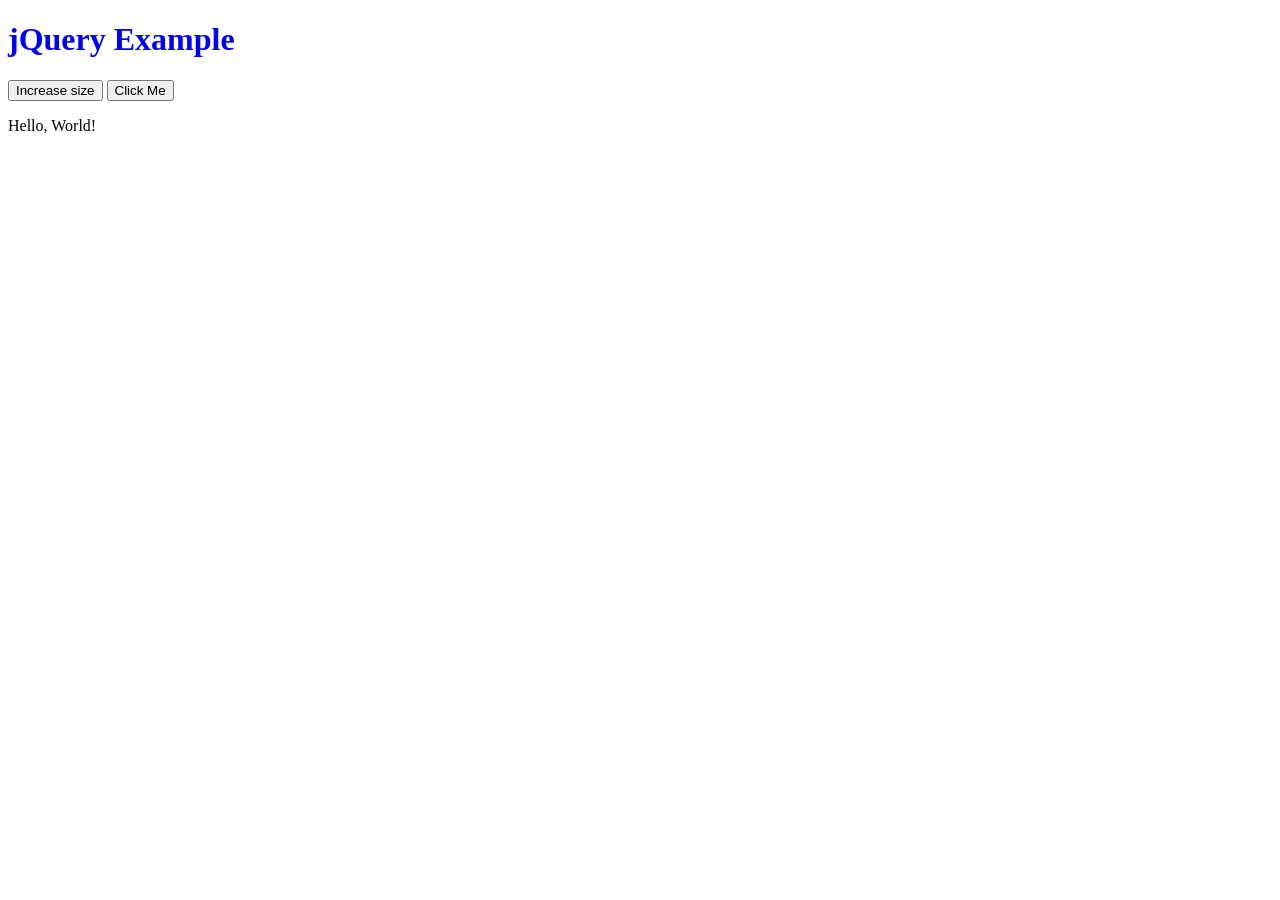
<file: jquery/index.html>
<!DOCTYPE html>
<html lang="en">
<head>
    <meta charset="UTF-8">
    <meta name="viewport" content="width=device-width, initial-scale=1.0">
    <title>Document</title>
    <script src="jquery.min.js"></script>
</head>
<body>
    <h1>jQuery Example</h1>
    <button id="button1">Increase size</button>
    <button id="myButton">Click Me</button>
    <p id="myParagraph">Hello, World!</p>

</body>
<script>
    $(document).ready(function() {

        $('#myButton').click(function() {
            $('#myParagraph').text('Button Clicked!');
        });

        $('h1').css('color' , 'blue');

        $('#button1').click(function() {
          var currentmode = $('#button1').text();

            if (currentmode === 'Increase size') {
                 $('#button1').text('Decrease size');       
            } else {
                $('#button1').text('Increase size');
            }
           if (currentmode === 'Decrease size') {
                $('h1').css('font-size', '32px');
            } else {
                $('h1').css('font-size', '100px');
            }
        });
    });
</script>
</html>
</file>
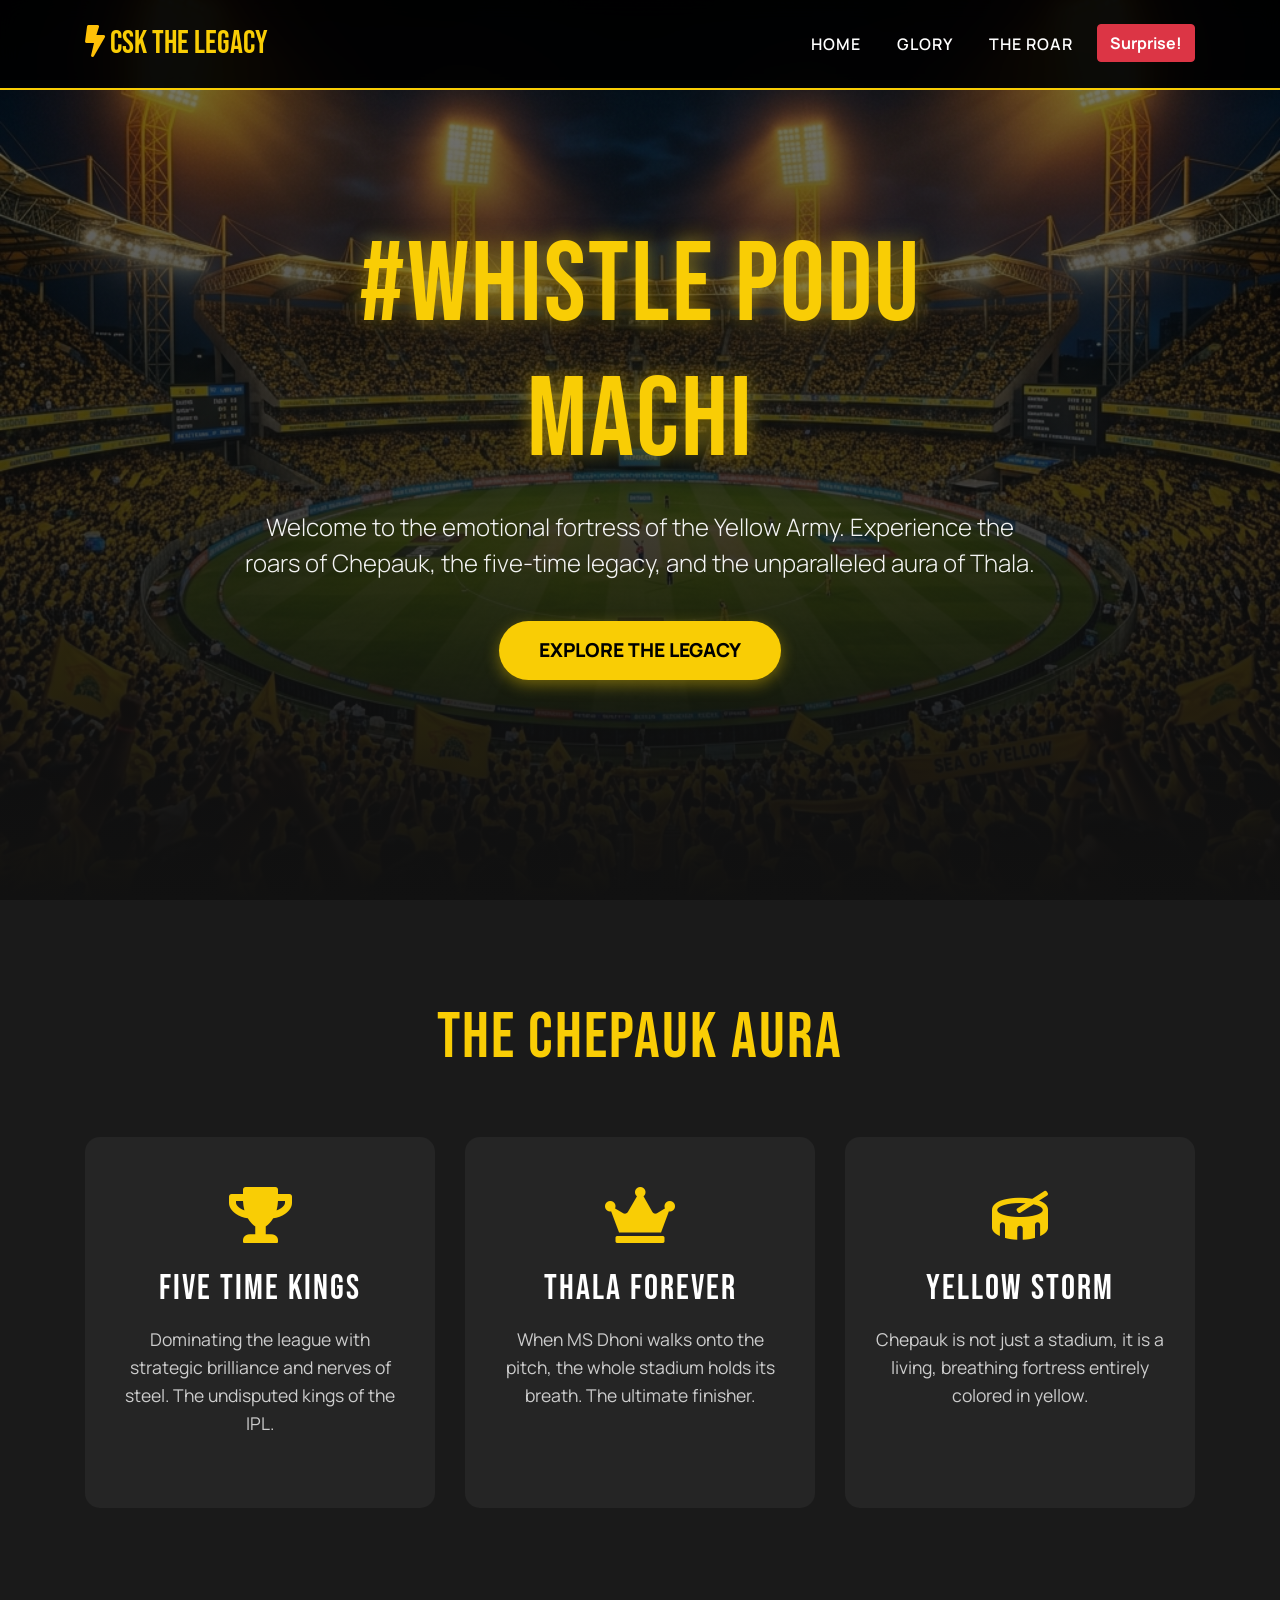
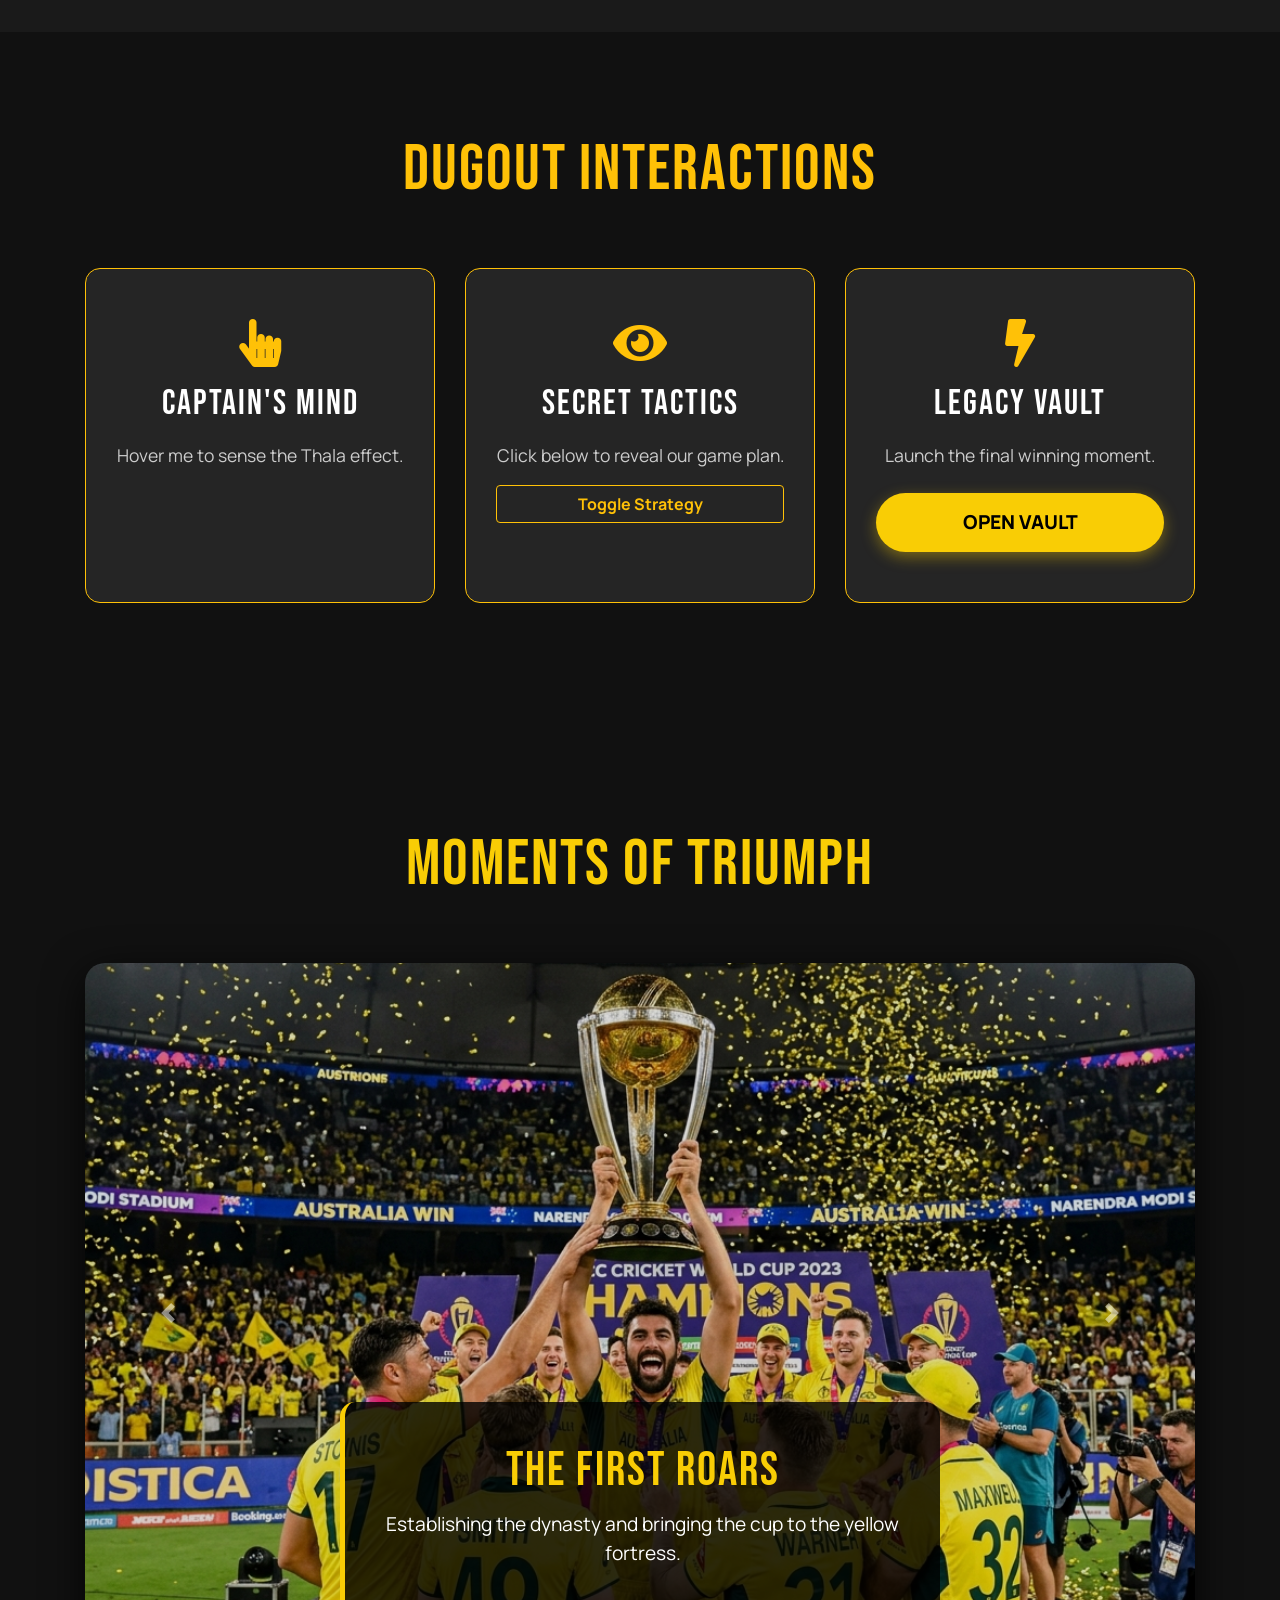
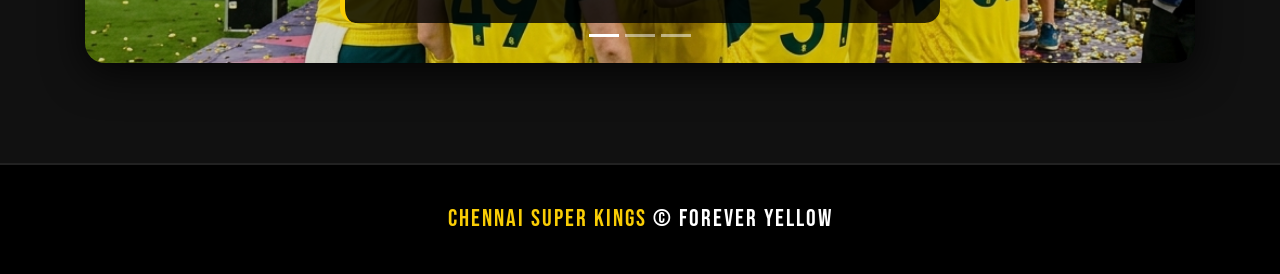
<file: wt-demo/index.html>
<!DOCTYPE html>
<html lang="en">
<head>
    <meta charset="UTF-8">
    <meta name="viewport" content="width=device-width, initial-scale=1.0">
    <title>Chennai Super Kings | The Yellow Army</title>
    <link rel="preconnect" href="https://fonts.googleapis.com">
    <link rel="preconnect" href="https://fonts.gstatic.com" crossorigin>
    <link href="https://fonts.googleapis.com/css2?family=Bebas+Neue&family=Manrope:wght@300;400;600;800&display=swap" rel="stylesheet">
    <link rel="stylesheet" href="https://cdn.jsdelivr.net/npm/bootstrap@4.6.2/dist/css/bootstrap.min.css">
    <link rel="stylesheet" href="https://cdnjs.cloudflare.com/ajax/libs/font-awesome/5.15.4/css/all.min.css">
    <link rel="stylesheet" href="styles.css">
</head>
<body>

    <!-- Navigation -->
    <nav class="navbar navbar-expand-lg navbar-dark csk-nav fixed-top">
        <div class="container">
            <a class="navbar-brand" href="#"><i class="fas fa-bolt text-warning"></i> CSK THE LEGACY</a>
            <button class="navbar-toggler" type="button" data-toggle="collapse" data-target="#navbarNav">
                <span class="navbar-toggler-icon"></span>
            </button>
            <div class="collapse navbar-collapse" id="navbarNav">
                <ul class="navbar-nav ml-auto">
                    <li class="nav-item"><a class="nav-link" href="#home">Home</a></li>
                    <li class="nav-item"><a class="nav-link" href="#glory">Glory</a></li>
                    <li class="nav-item"><a class="nav-link" href="#roar">The Roar</a></li>
                    <li class="nav-item">
                        <button class="btn btn-danger ml-lg-3 mt-2 mt-lg-0 font-weight-bold" id="surpriseBtn">Surprise!</button>
                    </li>
                </ul>
            </div>
        </div>
    </nav>

    <!-- Hero Section -->
    <header id="home" class="hero">
        <div class="hero-content container">
            <h1 class="hero-title">#Whistle Podu <br> Machi</h1>
            
            <p class="hero-text">Welcome to the emotional fortress of the Yellow Army. Experience the roars of Chepauk, the five-time legacy, and the unparalleled aura of Thala.</p>
            <a href="#glory" class="btn btn-yellow">Explore the Legacy</a>
        </div>
    </header>

    <!-- Features Section / Intro -->
    <section id="roar" class="features">
        <div class="container">
            <h2 class="section-title reveal">The Chepauk Aura</h2>
            <div class="row">
                <div class="col-md-4 mb-4 reveal-left">
                    <div class="feature-card">
                        <i class="fas fa-trophy feature-icon"></i>
                        <h3>Five Time Kings</h3>
                        <p>Dominating the league with strategic brilliance and nerves of steel. The undisputed kings of the IPL.</p>
                    </div>
                </div>
                <div class="col-md-4 mb-4 reveal">
                    <div class="feature-card">
                        <i class="fas fa-crown feature-icon"></i>
                        <h3>Thala Forever</h3>
                        <p>When MS Dhoni walks onto the pitch, the whole stadium holds its breath. The ultimate finisher.</p>
                    </div>
                </div>
                <div class="col-md-4 mb-4 reveal-right">
                    <div class="feature-card">
                        <i class="fas fa-drum feature-icon"></i>
                        <h3>Yellow Storm</h3>
                        <p>Chepauk is not just a stadium, it is a living, breathing fortress entirely colored in yellow.</p>
                    </div>
                </div>
            </div>
        </div>
    </section>

    <!-- Interactive Operations -->
    <section id="interactions" class="features" style="background: #111;">
        <div class="container reveal">
            <h2 class="section-title text-warning">Dugout Interactions</h2>
            <div class="row text-center">
                <!-- 1. Hover Event -->
                <div class="col-md-4 mb-4 reveal-left">
                    <div class="feature-card interactive-hover-box border border-warning" style="cursor: pointer;">
                        <i class="fas fa-hand-pointer fa-3x text-warning mb-3"></i>
                        <h3>Captain's Mind</h3>
                        <p>Hover me to sense the Thala effect.</p>
                        <p class="hover-text text-warning mt-3 font-weight-bold" style="display: none; font-size: 1.2rem;">
                            Processing the next masterstroke...
                        </p>
                    </div>
                </div>
                <!-- 2. Show/Hide Event -->
                <div class="col-md-4 mb-4 reveal">
                    <div class="feature-card border border-warning">
                        <i class="fas fa-eye fa-3x text-warning mb-3"></i>
                        <h3>Secret Tactics</h3>
                        <p>Click below to reveal our game plan.</p>
                        <button class="btn btn-outline-warning w-100 toggle-tactic-btn font-weight-bold">Toggle Strategy</button>
                        <div class="secret-tactic-content mt-3 p-3 bg-warning text-dark font-weight-bold rounded" style="display: none;">
                            Strategy #7: Take the chase deep and finish off in style!
                        </div>
                    </div>
                </div>
                <!-- 3. jQuery Modal Event -->
                <div class="col-md-4 mb-4 reveal-right">
                    <div class="feature-card border border-warning">
                        <i class="fas fa-bolt fa-3x text-warning mb-3"></i>
                        <h3>Legacy Vault</h3>
                        <p>Launch the final winning moment.</p>
                        <button class="btn btn-yellow w-100 open-modal-btn mt-2">Open Vault</button>
                    </div>
                </div>
            </div>
        </div>
    </section>

    <!-- Surprise Meme Modal -->
    <div class="modal fade" id="surpriseModal" tabindex="-1" role="dialog" aria-hidden="true">
        <div class="modal-dialog modal-dialog-centered" role="document">
            <div class="modal-content" style="background: #e74c3c; border: 2px solid #c0392b;">
                <div class="modal-header border-bottom-0">
                    <h5 class="modal-title font-weight-bold text-white">
                        <i class="fas fa-exclamation-triangle"></i> RCB Special
                    </h5>
                    <button type="button" class="close text-white" data-dismiss="modal" aria-label="Close">
                        <span aria-hidden="true">&times;</span>
                    </button>
                </div>
                <div class="modal-body text-center py-5 text-white">
                    <div style="font-size: 8rem; line-height: 1;">🍭</div>
                    <h1 class="display-1 font-weight-bold mt-3" style="font-family: 'Bebas Neue', cursive;">49 All Out</h1>
                    <p class="lead mt-3 font-weight-bold">Never Forget.</p>
                </div>
            </div>
        </div>
    </div>

    <!-- The Legacy Modal -->
    <div class="modal fade" id="legacyVaultModal" tabindex="-1" role="dialog" aria-hidden="true">
        <div class="modal-dialog modal-dialog-centered" role="document">
            <div class="modal-content" style="background: #1a1a1a; border: 2px solid #F9CD05;">
                <div class="modal-header border-bottom-0">
                    <h5 class="modal-title" style="color: #F9CD05; font-family: 'Bebas Neue', cursive; font-size: 2rem;">
                        <i class="fas fa-trophy"></i> Ultimate Masterstroke
                    </h5>
                    <button type="button" class="close text-white" data-dismiss="modal" aria-label="Close">
                        <span aria-hidden="true">&times;</span>
                    </button>
                </div>
                <div class="modal-body text-center py-4">
                    <p style="font-size: 1.2rem; color: #fff;">
                        "Dhoni finishes off in style... A magnificent strike into the crowd..."
                    </p>
                    <hr style="border-color: #333;">
                    <p class="text-warning font-weight-bold mb-0">Modal triggered successfully via jQuery!</p>
                </div>
                <div class="modal-footer border-top-0 justify-content-center">
                    <button type="button" class="btn btn-outline-warning font-weight-bold" data-dismiss="modal">Close Vault</button>
                </div>
            </div>
        </div>
    </div>

    <!-- Glory Slider -->
    <section id="glory" class="legacy-slider">
        <div class="container">
            <h2 class="section-title reveal">Moments of Triumph</h2>
            <div id="cskCarousel" class="carousel slide reveal" data-ride="carousel" data-interval="4000">
                <ol class="carousel-indicators">
                    <li data-target="#cskCarousel" data-slide-to="0" class="active"></li>
                    <li data-target="#cskCarousel" data-slide-to="1"></li>
                    <li data-target="#cskCarousel" data-slide-to="2"></li>
                </ol>
                <div class="carousel-inner">
                    <div class="carousel-item active">
                        <img src="images/trophy1.png" class="d-block w-100" alt="Trophy 1">
                        <div class="carousel-caption d-none d-md-block">
                            <h5>The First Roars</h5>
                            <p>Establishing the dynasty and bringing the cup to the yellow fortress.</p>
                        </div>
                    </div>
                    <div class="carousel-item">
                        <img src="images/trophy2.png" class="d-block w-100" alt="Trophy 2">
                        <div class="carousel-caption d-none d-md-block">
                            <h5>Against All Odds</h5>
                            <p>A staggering comeback that shook the cricketing world. Pure vintage CSK.</p>
                        </div>
                    </div>
                    <div class="carousel-item">
                        <img src="images/trophy3.png" class="d-block w-100" alt="Trophy 3">
                        <div class="carousel-caption d-none d-md-block">
                            <h5>The Ultimate Glory</h5>
                            <p>Lifting the fifth crown in front of the massive yellow sea. Immortalized.</p>
                        </div>
                    </div>
                </div>
                <a class="carousel-control-prev" href="#cskCarousel" role="button" data-slide="prev">
                    <span class="carousel-control-prev-icon" aria-hidden="true"></span>
                    <span class="sr-only">Previous</span>
                </a>
                <a class="carousel-control-next" href="#cskCarousel" role="button" data-slide="next">
                    <span class="carousel-control-next-icon" aria-hidden="true"></span>
                    <span class="sr-only">Next</span>
                </a>
            </div>
        </div>
    </section>

    <!-- Footer -->
    <footer>
        <h3 class="footer-text">Chennai Super Kings <span>&copy; Forever Yellow</span></h3>
    </footer>

    <!-- Scripts -->
    <script src="https://code.jquery.com/jquery-3.6.0.min.js"></script>
    <script src="https://cdn.jsdelivr.net/npm/bootstrap@4.6.2/dist/js/bootstrap.bundle.min.js"></script>
    <script src="script.js"></script>
</body>
</html>
</file>
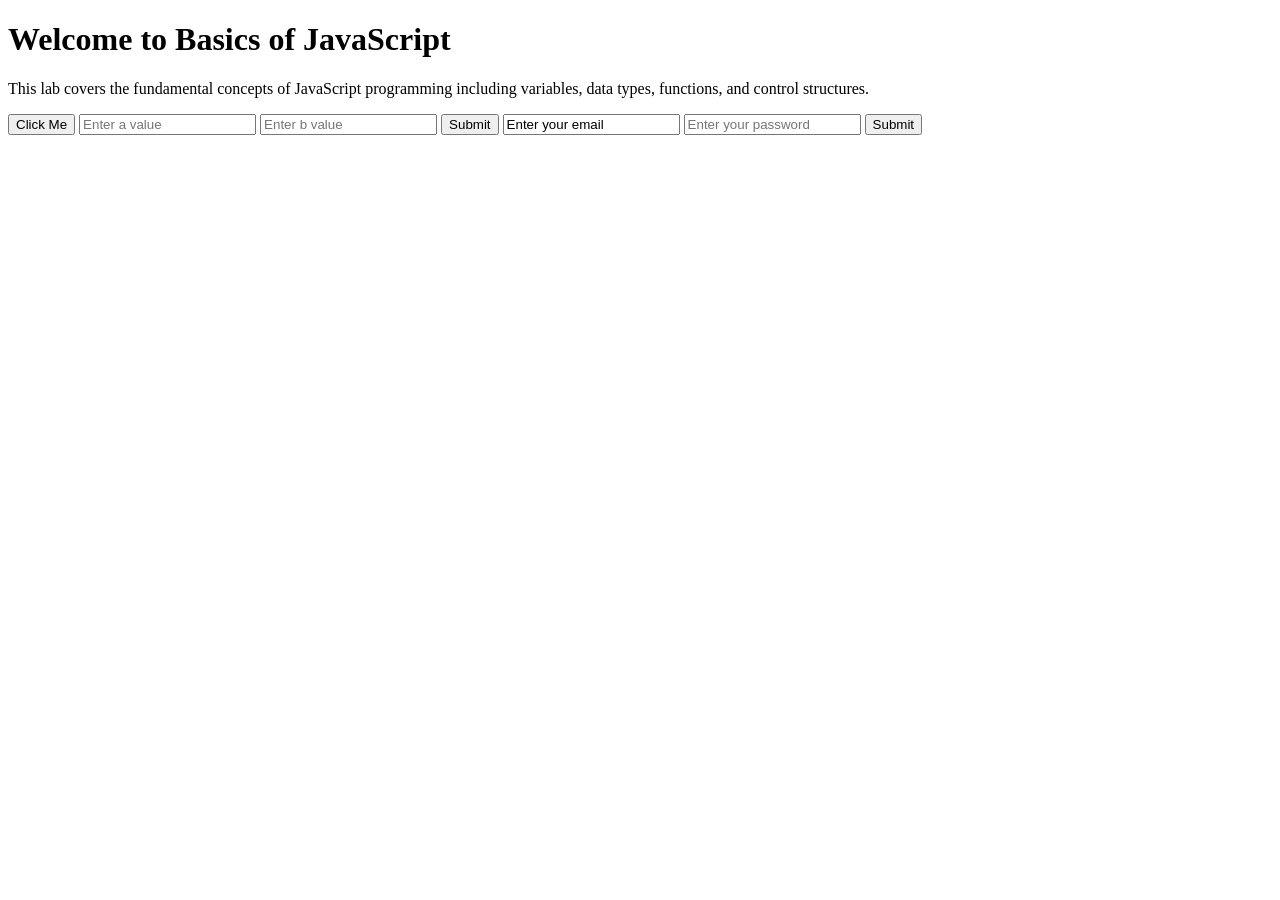
<file: Lab-02/basic.html>
<!DOCTYPE html>
<html lang="en">
<head>
    <meta charset="UTF-8">
    <meta name="viewport" content="width=device-width, initial-scale=1.0">
    <title>Intro TO Basics of javascript</title>
</head>
<body>
    <h1>Welcome to Basics of JavaScript</h1>
    <p>This lab covers the fundamental concepts of JavaScript programming including variables, data types,
        functions, and control structures.</p>
    <button id="infoButton">Click Me</button>
    <input type="text" id="a" placeholder="Enter a value">
    <input type="text" id="b" placeholder="Enter b value">
    <input type="submit" id="submit" placeholder="add">

    <input type="email" id="email" value="Enter your email">
    <input type="password" id="password" placeholder="Enter your password">
    <input type="submit" id="login" placeholder="Login">
</body>
<script src="basic.js">
    </script>
</html>
</file>
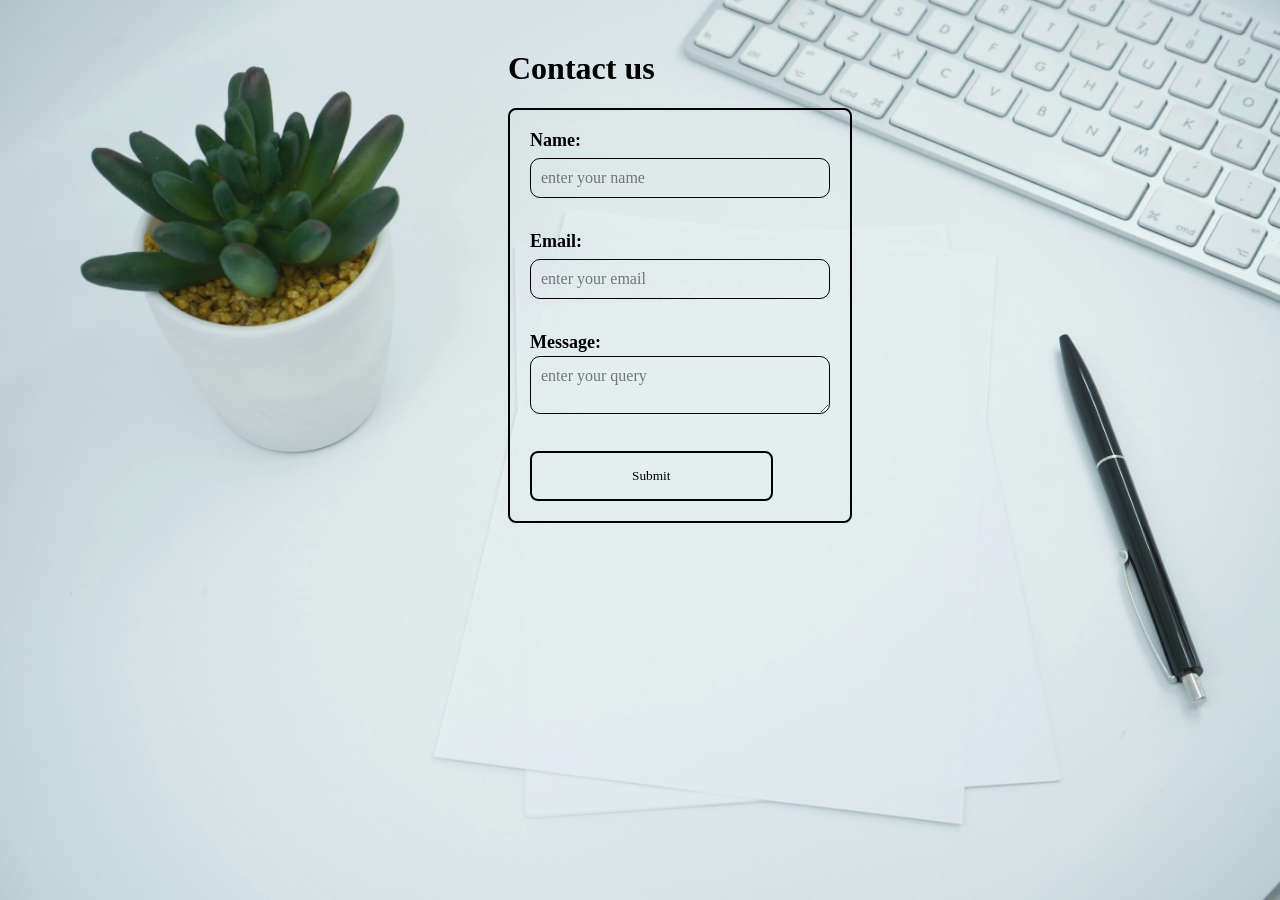
<file: Lab-02/ContactForm.html>
<!DOCTYPE html>

<html>
  <head>
    <title>Contact Form Example</title>
    <style>
      * {
        background-image: url(123.jpeg);
        background-attachment: fixed;
        background-size: cover;
        background-repeat: no-repeat;
      }
      form {
        border: 2px solid black;
        border-radius: 8px;
        padding: 20px;
        width: 300px;
        background-color: cornflowerblue;
      }
      input[type="text"],
      input[type="email"],
      textarea {
        width: 100%;
        padding: 10px;
        margin: 5px 0 15px 0;
        border: 1px solid #000000;
        border-radius: 10px;
        box-sizing: border-box;
        margin-top: -15px;
      }
      input[type="submit"] {
        background-color: #08c5ff;
        color: rgb(0, 0, 0);
        padding: 15px 100px;
        border: 2px solid #000000;
        border-radius: 8px;
        cursor: pointer;
        text-align: justify;
        font-family: cursive;
        z-index: 100;
      }
      input[type="submit"]:hover {
        background-color: #45a049;
      }
      label {
        font-weight: bold;
        font-size: large;
      }
      h1 {
        font-family: cursive;
      }
      :placeholder-shown {
        font-size: medium;
        font-family: cursive;
        color: darkblue;
        background-color: lightsteelblue;
      }
    </style>
  </head>
  <body>
    <div style="margin-left: 500px; margin-top: 50px">
      <h1>Contact us</h1>
      <form action="AiToolsLandingPage.html">
        <label for="name">Name:</label>
        <br /><br />
        <input
          type="text"
          id="name"
          name="name"
          placeholder="enter your name"
          required
        />
        <br /><br />
        <label for="email">Email:</label>
        <br /><br />
        <input
          type="email"
          id="email"
          name="email"
          placeholder="enter your email"
          required
        />
        <br /><br />
        <label for="message">Message:</label>
        <br /><br />
        <textarea
          id="message"
          name="message"
          placeholder="enter your query"
          required
        ></textarea>
        <br /><br />
        <input
          type="submit"
          value="Submit"
          color="black"
          onclick="alert('form submitted successfully')"
        />
      </form>
    </div>
  </body>
</html>
</file>
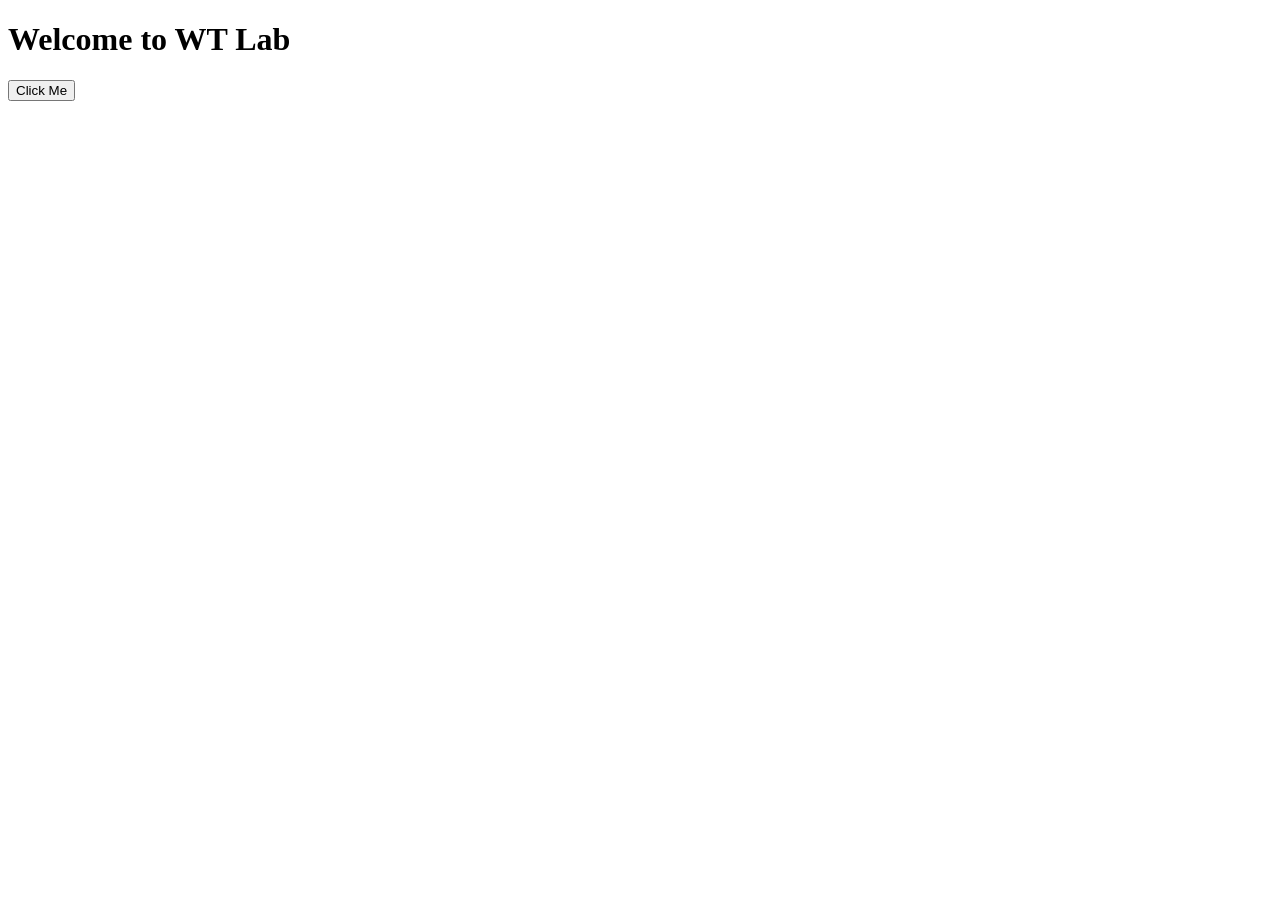
<file: lab_01/index2.html>
<!DOCTYPE html>
<html>
<head>
    <title>Change Content</title>
</head>
<body>

<h1 id="heading">Welcome to WT Lab</h1>

<button onclick="changeText()">Click Me</button>

<script>
function changeText() {
    document.getElementById("heading").innerHTML = "Text Changed Successfully!";
}
</script>

</body>
</html>
</file>
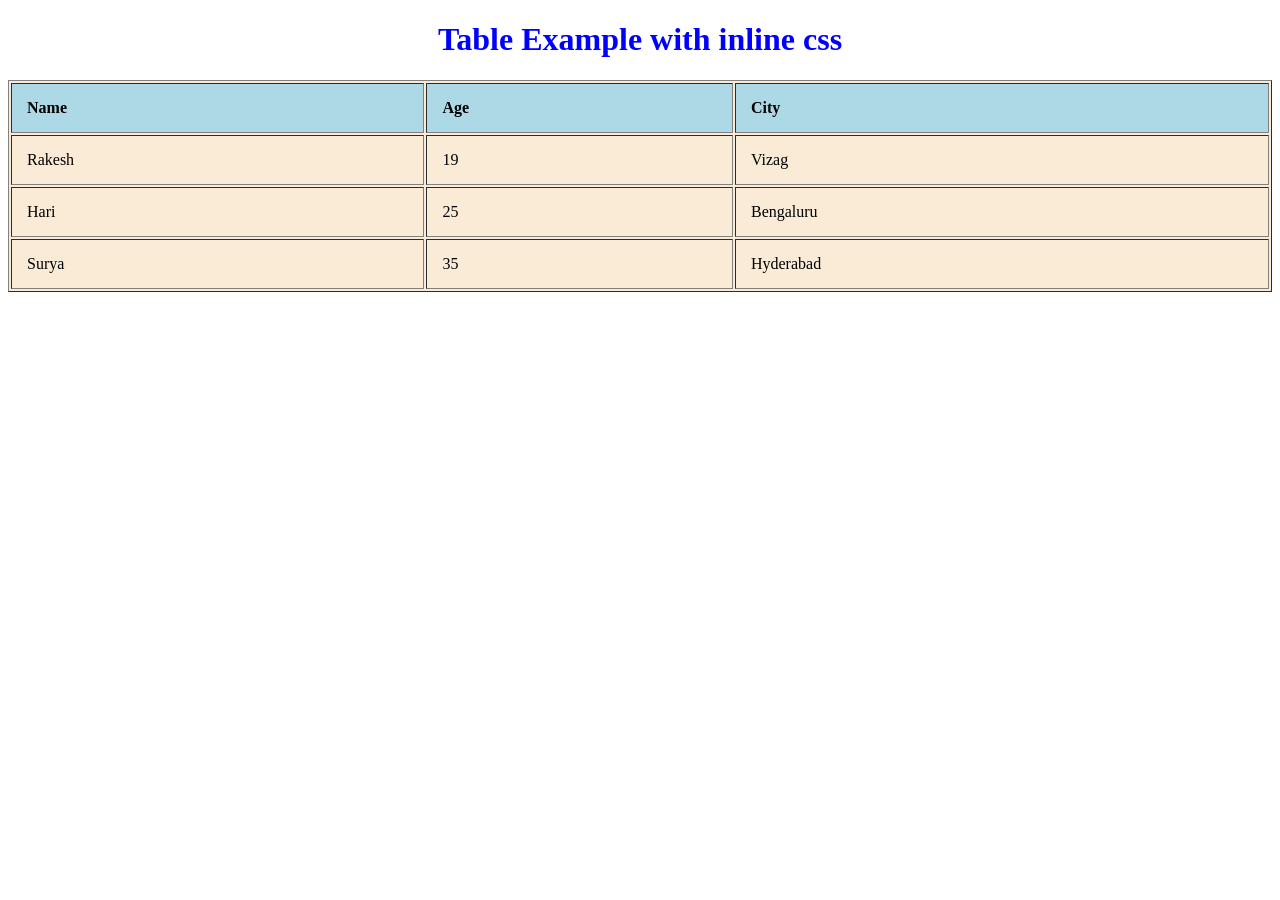
<file: lab_01/table1.html>
<!DOCTYPE html>
<html>
    <head>

    </head>
    <body>
        <h1 style = " text-align: center;
         color: blue; 
         "> 
                Table Example with inline css
         </h1>
         <table border="1" style="width:100%; background-color: antiquewhite;">
            <tr>
                <th style="padding: 15px; text-align: left; background-color: lightblue;">Name</th>
                <th style="padding: 15px; text-align: left; background-color: lightblue;">Age</th>
                <th style="padding: 15px; text-align: left; background-color: lightblue;">City</th>
            </tr>
            <tr>
                <td style="padding: 15px;">Rakesh</td>
                <td style="padding: 15px;"> 19</td>
                <td style="padding: 15px;">Vizag</td>
            </tr>
            <tr>
                <td style="padding: 15px;">Hari</td>
                <td style="padding: 15px;">25</td>
                <td style="padding: 15px;">Bengaluru</td>
            </tr>
            <tr>
                <td style="padding: 15px;">Surya</td>
                <td style="padding: 15px;">35</td>
                <td style="padding: 15px;">Hyderabad</td>
            </tr>
         
    </body>
</html>
</file>
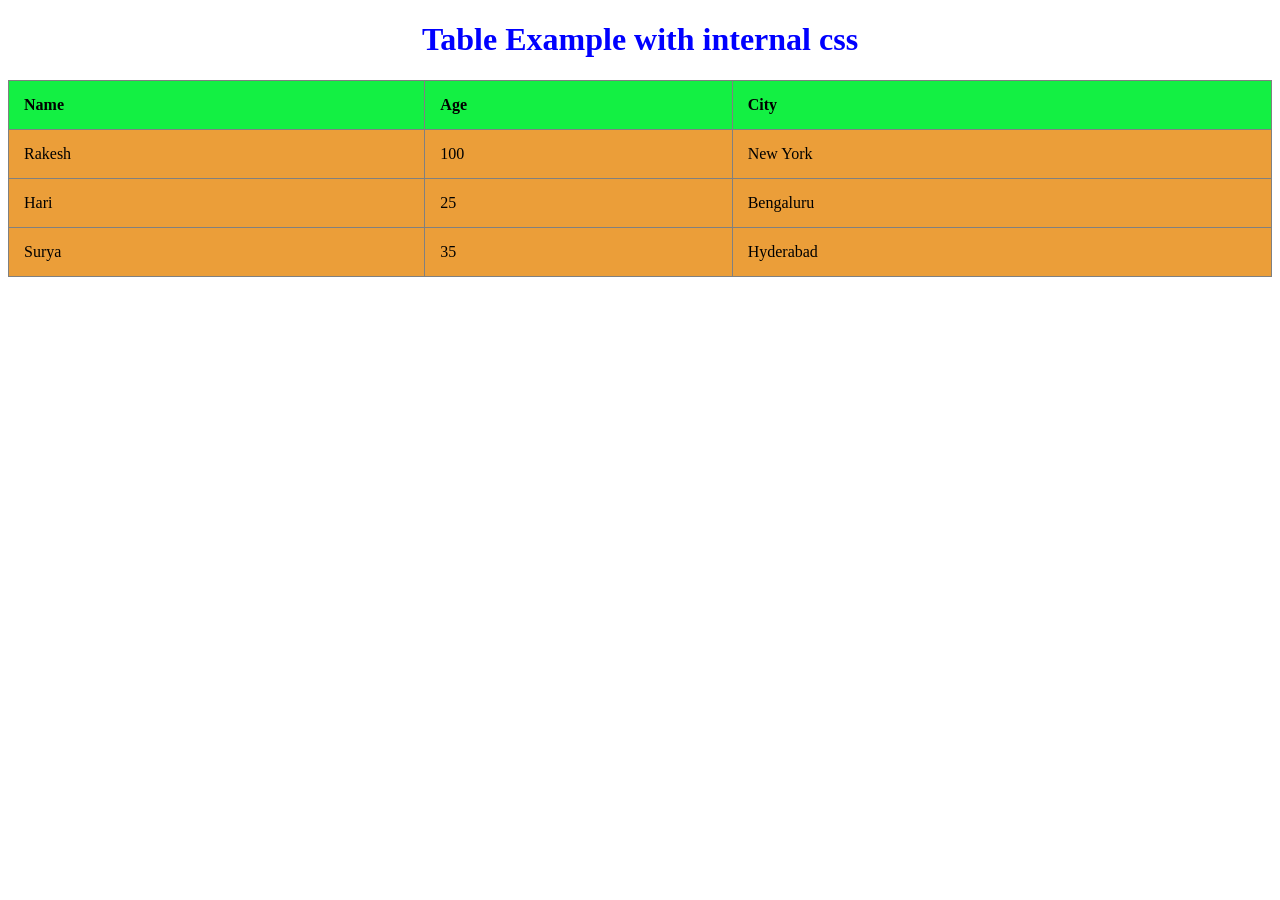
<file: lab_01/table2.html>
<!DOCTYPE html>

<html>
    <head>
        <title> 
            Table Example with internal css
        </title>
        <style>
            h1 {
                text-align: center;
                color: blue;
            }
            table {
                width: 100%;
                background-color: rgb(235, 158, 57);
                border-collapse: collapse;
            }
            th {
                padding: 15px;
                text-align: left;
                background-color: rgb(19, 240, 67);
            }
            td {
                padding: 15px;
            }
        </style>
    <body>
        <h1> 
                Table Example with internal css
         </h1>
         <table border="1" >
            <tr>        
                <th>Name</th>
                <th>Age</th>
                <th>City</th>   
            </tr>
            <tr>
                <td>Rakesh</td>
                <td> 100</td>
                <td>New York</td>  
            </tr>
            <tr>
                <td>Hari</td>
                <td>25</td>
                <td>Bengaluru</td>
            </tr>
            <tr>
                <td>Surya</td>
                <td>35</td>
                <td>Hyderabad</td>
            </tr>
            </table>
    </body>
    </head>
</html>
</file>
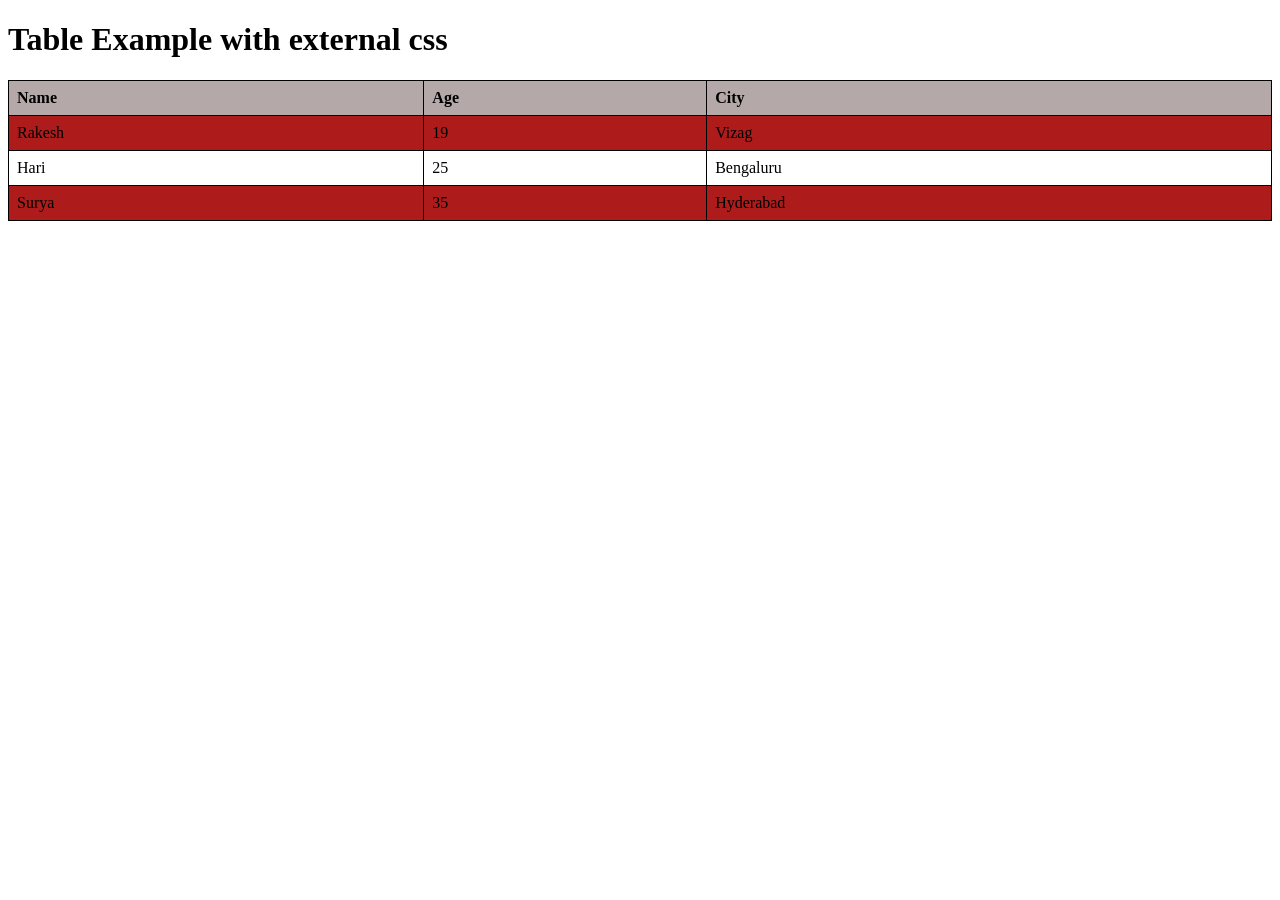
<file: lab_01/table3.html>
<!DOCTYPE html>

<html>
    <head>
        <title> 
            Table Example with external css
        </title>
        <link rel="stylesheet" href="styles3.css">
    </head>
    <body>
        <h1> 
                Table Example with external css
         </h1>
         <table border="1">
            <tr>        
                <th>Name</th>
                <th>Age</th>
                <th>City</th>   
            </tr>
            <tr>
                <td>Rakesh</td>
                <td>19</td>
                <td>Vizag</td>   
            </tr>
            <tr>
                <td>Hari</td>
                <td>25</td>
                <td>Bengaluru</td>
            </tr>
            <tr>    
                <td>Surya</td>
                <td>35</td>
                <td>Hyderabad</td>  
            </tr>
            </table>
    </body>
    </head>
</html>
</file>
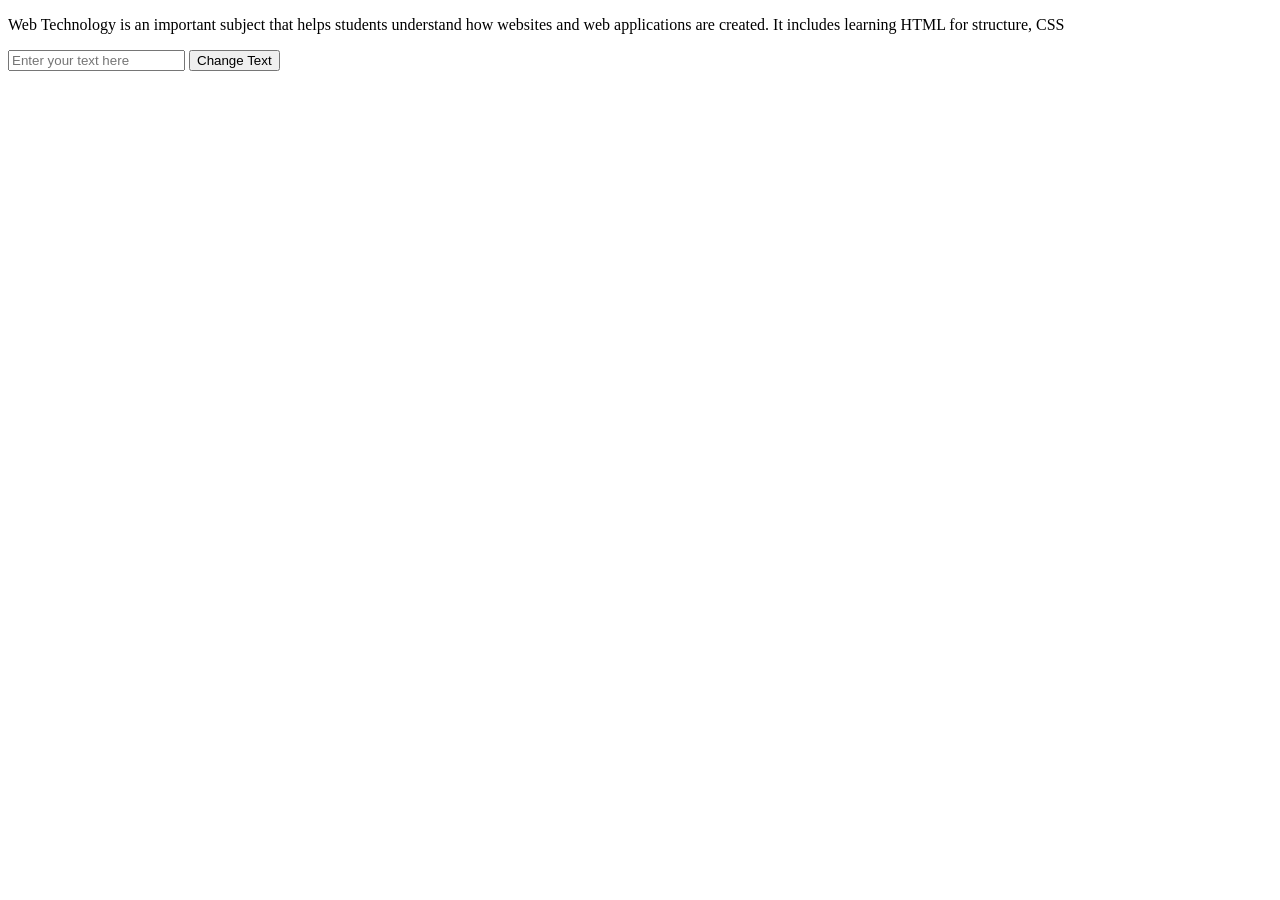
<file: lab_01/task4.html>
<!DOCTYPE html>
<html>
<head>
    <title>Change Paragraph Text</title>
</head>
<body>

<p id="para">Web Technology is an important subject that helps students understand how websites and web applications are created. 
    It includes learning HTML for structure, CSS</p>

<input type="text" id="userInput" placeholder="Enter your text here">
<button onclick="changeText()">Change Text</button>

<script>
function changeText() {
    let text = document.getElementById("userInput").value;
    document.getElementById("para").innerHTML = text;
}
</script>

</body>
</html>
</file>
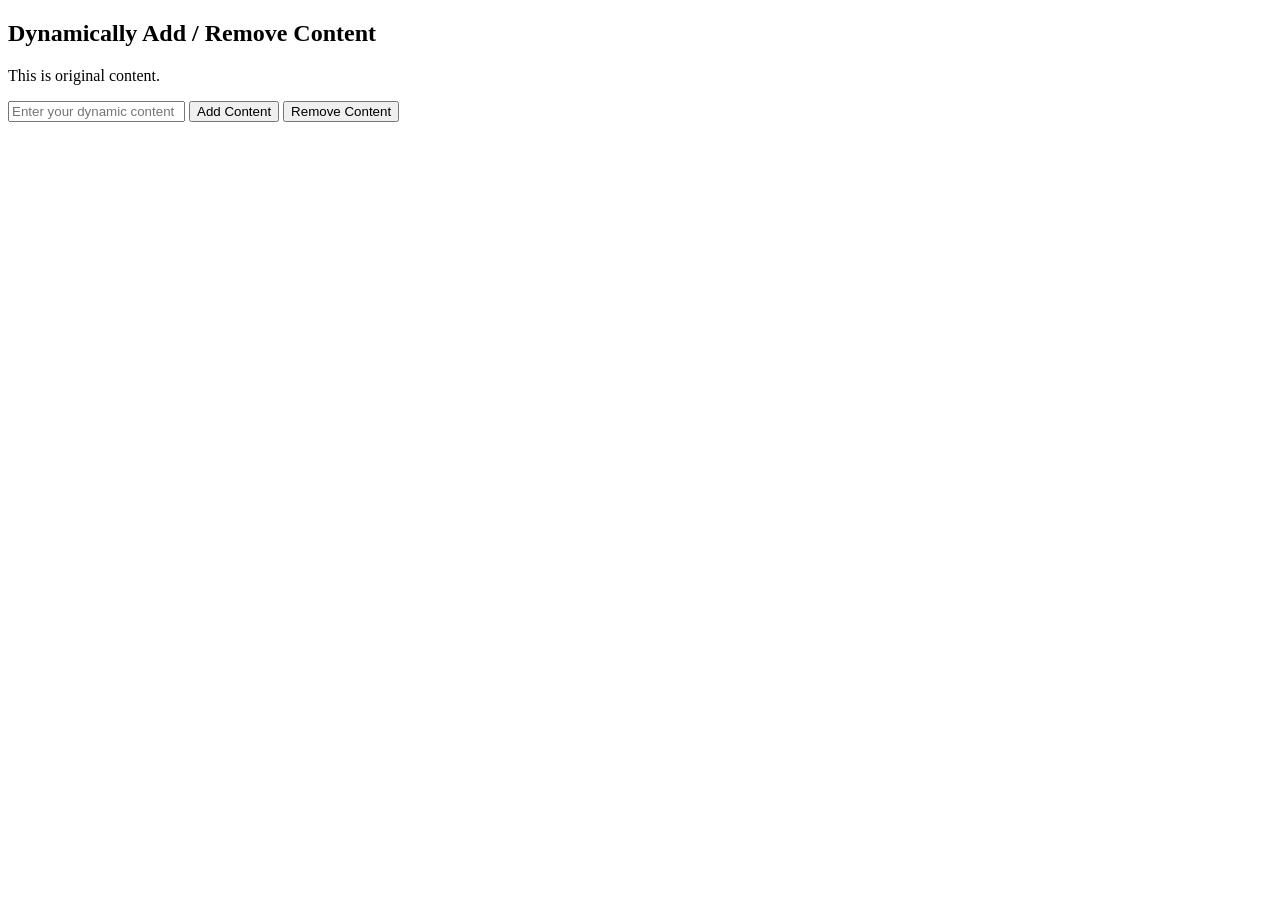
<file: lab_01/task4b.html>
<!DOCTYPE html>
<html>
<head>
    <title>Add and Remove Content</title>
</head>
<body>

<h2>Dynamically Add / Remove Content</h2>

<div id="content">
    <p>This is original content.</p>
</div>

<input type="text" id="adder" placeholder="Enter your dynamic content">
<button onclick="addContent()">Add Content</button>
<button onclick="removeContent()">Remove Content</button>

<script>
function addContent() {
    let newone = document.getElementById("adder").value;
    document.getElementById("content").innerHTML += "<h3>" + newone + "</h3>";
}

function removeContent() {
    document.getElementById("content").innerHTML = "";
}
</script>

</body>
</html>
</file>
<file: wt-demo/styles.css>
/* Complete redesign */
:root {
  --csk-yellow: #F9CD05;
  --csk-blue: #004B8D;
  --dark-bg: #111;
  --text-light: #f4f4f4;
  --overlay: rgba(0, 0, 0, 0.7);
}

body {
  font-family: 'Manrope', sans-serif;
  background-color: var(--dark-bg);
  color: var(--text-light);
  overflow-x: hidden;
  margin: 0;
  padding: 0;
}

h1, h2, h3, h4, h5, h6 {
  font-family: 'Bebas Neue', cursive;
  letter-spacing: 2px;
}

/* Animations */
.reveal {
  opacity: 0;
  transform: translateY(50px);
  transition: all 0.8s ease-out;
}
.reveal.active {
  opacity: 1;
  transform: translateY(0);
}

.reveal-left {
  opacity: 0;
  transform: translateX(-50px);
  transition: all 0.8s ease-out;
}
.reveal-left.active {
  opacity: 1;
  transform: translateX(0);
}

.reveal-right {
  opacity: 0;
  transform: translateX(50px);
  transition: all 0.8s ease-out;
}
.reveal-right.active {
  opacity: 1;
  transform: translateX(0);
}

/* Navigation */
.csk-nav {
  background: rgba(0, 0, 0, 0.9);
  backdrop-filter: blur(10px);
  border-bottom: 2px solid var(--csk-yellow);
  padding: 15px 0;
}
.navbar-brand {
  font-family: 'Bebas Neue', cursive;
  font-size: 2rem;
  color: var(--csk-yellow) !important;
}
.nav-link {
  color: #fff !important;
  font-weight: 600;
  text-transform: uppercase;
  letter-spacing: 1px;
  transition: 0.3s;
  margin-left: 20px;
}
.nav-link:hover {
  color: var(--csk-yellow) !important;
}

/* Hero Section */
.hero {
  position: relative;
  height: 100vh;
  display: flex;
  align-items: center;
  justify-content: center;
  background: url('images/chepauk_bg.png') no-repeat center center/cover;
  text-align: center;
  overflow: hidden;
  background-attachment: fixed;
}
.hero::before {
  content: '';
  position: absolute;
  top: 0; left: 0; right: 0; bottom: 0;
  background: linear-gradient(to bottom, rgba(0,0,0,0.5), rgba(17,17,17,1));
}
.hero-content {
  position: relative;
  z-index: 2;
  padding: 0 20px;
}
.hero-title {
  font-size: 7rem;
  color: var(--csk-yellow);
  text-transform: uppercase;
  text-shadow: 0 0 20px rgba(249, 205, 5, 0.5);
  margin-bottom: 20px;
  animation: slideDown 1s ease-out forwards;
}
.hero-text {
  font-size: 1.5rem;
  font-weight: 300;
  max-width: 800px;
  margin: 0 auto 40px;
  animation: fadeIn 1.5s ease-out forwards;
}
.btn-yellow {
  background-color: var(--csk-yellow);
  color: #000;
  font-weight: 800;
  padding: 15px 40px;
  font-size: 1.2rem;
  border-radius: 50px;
  text-transform: uppercase;
  border: none;
  transition: all 0.3s ease;
  box-shadow: 0 5px 15px rgba(249, 205, 5, 0.4);
  display: inline-block;
  text-decoration: none;
}
.btn-yellow:hover {
  background-color: #fff;
  color: #000;
  transform: translateY(-3px);
  box-shadow: 0 8px 25px rgba(255, 255, 255, 0.5);
  text-decoration: none;
}

/* Carousel Section */
.legacy-slider {
  padding: 100px 0;
  background-color: #111;
  position: relative;
}
.section-title {
  font-size: 4rem;
  text-align: center;
  margin-bottom: 60px;
  color: var(--csk-yellow);
}
.carousel-inner {
  border-radius: 20px;
  box-shadow: 0 10px 40px rgba(0,0,0,0.8);
}
.carousel-item img {
  height: 700px;
  object-fit: cover;
  filter: brightness(0.85);
}
.carousel-caption {
  background: rgba(0, 0, 0, 0.8);
  padding: 40px;
  border-radius: 15px;
  bottom: 40px;
  border-left: 5px solid var(--csk-yellow);
  max-width: 600px;
  margin: 0 auto;
}
.carousel-caption h5 {
  font-size: 3rem;
  color: var(--csk-yellow);
  margin-bottom: 10px;
}
.carousel-caption p {
  font-size: 1.2rem;
}

/* Features Section */
.features {
  padding: 100px 0;
  background: #1a1a1a;
}
.feature-card {
  background: #252525;
  border-radius: 15px;
  padding: 50px 30px;
  text-align: center;
  transition: 0.4s;
  border-bottom: 4px solid transparent;
  height: 100%;
}
.feature-card:hover {
  transform: translateY(-10px);
  border-bottom: 4px solid var(--csk-yellow);
  box-shadow: 0 15px 30px rgba(0,0,0,0.5);
  background: #2a2a2a;
}
.feature-icon {
  font-size: 3.5rem;
  color: var(--csk-yellow);
  margin-bottom: 25px;
}
.feature-card h3 {
  font-size: 2.2rem;
  margin-bottom: 15px;
  color: #fff;
}
.feature-card p {
  color: #ccc;
  font-size: 1.1rem;
  line-height: 1.6;
}

/* Footer */
footer {
  background: #000;
  text-align: center;
  padding: 40px 20px;
  border-top: 2px solid #222;
}
.footer-text {
  font-size: 1.5rem;
  font-family: 'Bebas Neue', cursive;
  color: var(--csk-yellow);
  margin: 0;
}
.footer-text span {
  color: #fff;
}

@keyframes slideDown {
  from { opacity: 0; transform: translateY(-50px); }
  to { opacity: 1; transform: translateY(0); }
}

@keyframes fadeIn {
  from { opacity: 0; }
  to { opacity: 1; }
}

/* Responsive adjustments */
@media (max-width: 768px) {
  .hero-title {
    font-size: 4.5rem;
  }
  .carousel-item img {
    height: 400px;
  }
  .section-title {
    font-size: 3rem;
  }
}
</file>
<file: lab_01/styles3.css>
table{
    border-collapse: collapse;
    width: 100%;
}

tr , th, td {
    border: 1px solid black;
    padding: 8px;
    text-align: left;
}   

th {
    background-color: #b4a8a8;
}
tr:nth-child(even) {
    background-color: #ad1b1b;
}
</file>
